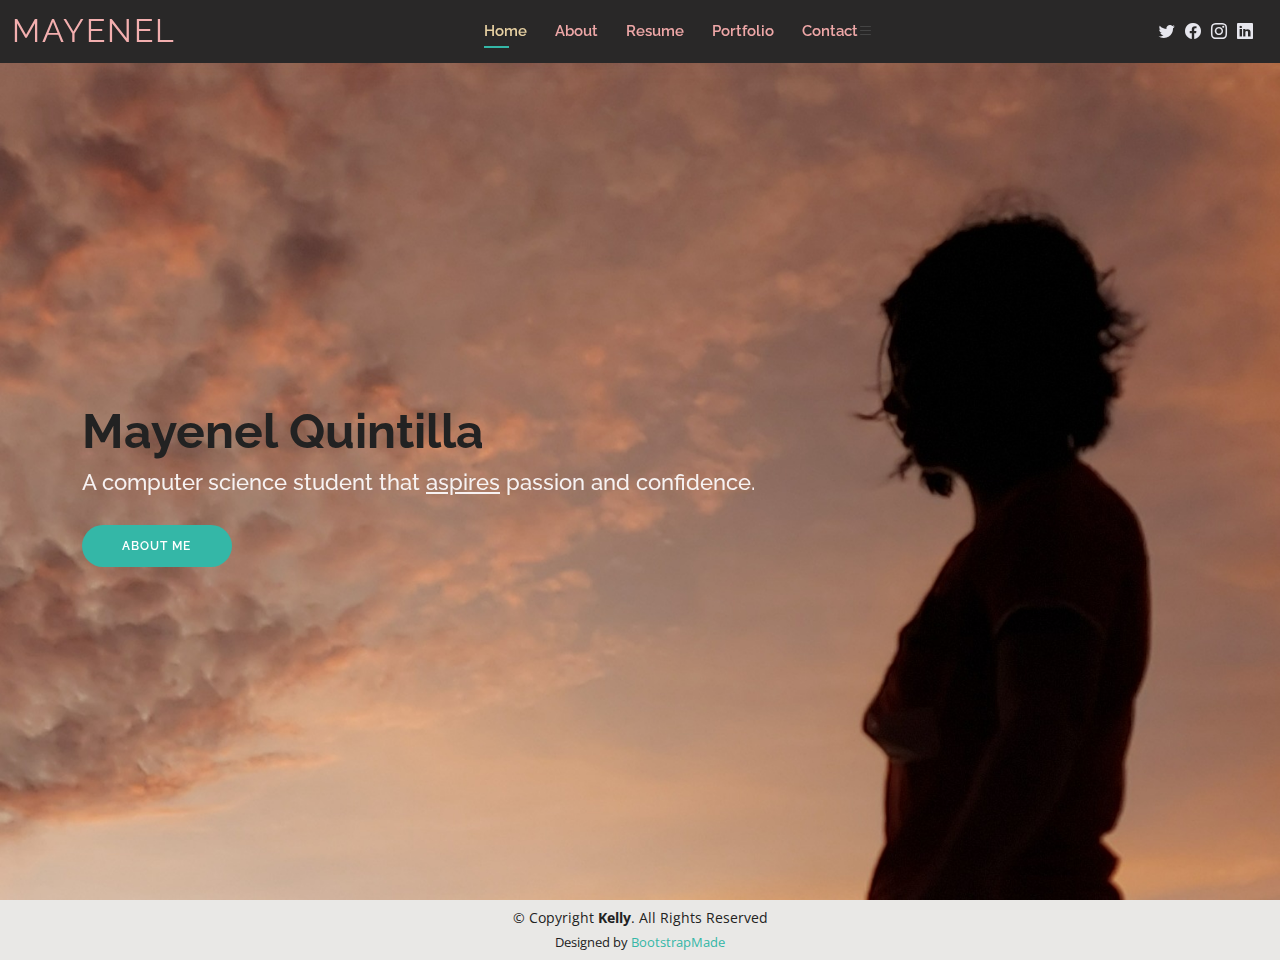
<file: index.html>
<!DOCTYPE html>
<html lang="en">

<head>
  <meta charset="utf-8">
  <meta content="width=device-width, initial-scale=1.0" name="viewport">

  <title>Home - MQ's Portfolio</title>
  <meta content="" name="description">
  <meta content="" name="keywords">

  <!-- Favicons -->
  <link href="assets/img/icon.png" rel="icon">
  <link href="assets/img/m-icon.png" rel="m-icon">

  <!-- Google Fonts -->
  <link href="https://fonts.googleapis.com/css?family=Open+Sans:300,300i,400,400i,600,600i,700,700i|Raleway:300,300i,400,400i,500,500i,600,600i,700,700i|Poppins:300,300i,400,400i,500,500i,600,600i,700,700i" rel="stylesheet">

  <!-- Vendor CSS Files -->
  <link href="assets/vendor/aos/aos.css" rel="stylesheet">
  <link href="assets/vendor/bootstrap/css/bootstrap.min.css" rel="stylesheet">
  <link href="assets/vendor/bootstrap-icons/bootstrap-icons.css" rel="stylesheet">
  <link href="assets/vendor/boxicons/css/boxicons.min.css" rel="stylesheet">
  <link href="assets/vendor/glightbox/css/glightbox.min.css" rel="stylesheet">
  <link href="assets/vendor/swiper/swiper-bundle.min.css" rel="stylesheet">

  <!-- Template Main CSS File -->
  <link href="assets/css/style.css" rel="stylesheet">

  <!-- =======================================================
  * Template Name: Kelly - v4.10.0
  * Template URL: https://bootstrapmade.com/kelly-free-bootstrap-cv-resume-html-template/
  * Author: BootstrapMade.com
  * License: https://bootstrapmade.com/license/
  ======================================================== -->
</head>

<body>

  <!-- ======= Header ======= -->
  <header id="header" class="fixed-top">
    <div class="container-fluid d-flex justify-content-between align-items-center">

      <h1 class="logo me-auto me-lg-0"><a href="index.html">Mayenel</a></h1>
     
      <nav id="navbar" class="navbar order-last order-lg-0">
        <ul>
          <li><a class="active" href="index.html">Home</a></li>
          <li><a href="about.html">About</a></li>
          <li><a href="resume.html">Resume</a></li>
          <li><a href="portfolio.html">Portfolio</a></li>
          <li><a href="contact.html">Contact</a></li>
        </ul>
        <i class="bi bi-list mobile-nav-toggle"></i>
      </nav><!-- .navbar -->

      <div class="header-social-links">
        <a href="#" class="twitter"><i class="bi bi-twitter"></i></a>
        <a href="#" class="facebook"><i class="bi bi-facebook"></i></a>
        <a href="#" class="instagram"><i class="bi bi-instagram"></i></a>
        <a href="#" class="linkedin"><i class="bi bi-linkedin"></i></i></a>
      </div>

    </div>

  </header><!-- End Header -->

  <!-- ======= Hero Section ======= -->
  <section id="hero" class="d-flex align-items-center">
    <div class="container d-flex flex-column align-items-right" data-aos="zoom-in" data-aos-delay="100">
      <h1>Mayenel Quintilla</h1>
      <h2>A computer science student that <u>aspires</u> passion and confidence.</h2>
      <a href="about.html" class="btn-about">About Me</a>
    </div>
  </section><!-- End Hero -->

  <!-- ======= Footer ======= -->
  <footer id="footer">
    <div class="container">
      <div class="copyright">
        &copy; Copyright <strong><span>Kelly</span></strong>. All Rights Reserved
      </div>
      <div class="credits">
        <!-- All the links in the footer should remain intact. -->
        <!-- You can delete the links only if you purchased the pro version. -->
        <!-- Licensing information: https://bootstrapmade.com/license/ -->
        <!-- Purchase the pro version with working PHP/AJAX contact form: https://bootstrapmade.com/kelly-free-bootstrap-cv-resume-html-template/ -->
        Designed by <a href="https://bootstrapmade.com/">BootstrapMade</a>
      </div>
    </div>
  </footer><!-- End  Footer -->

  <div id="preloader"></div>
  <a href="#" class="back-to-top d-flex align-items-center justify-content-center"><i class="bi bi-arrow-up-short"></i></a>

  <!-- Vendor JS Files -->
  <script src="assets/vendor/purecounter/purecounter_vanilla.js"></script>
  <script src="assets/vendor/aos/aos.js"></script>
  <script src="assets/vendor/bootstrap/js/bootstrap.bundle.min.js"></script>
  <script src="assets/vendor/glightbox/js/glightbox.min.js"></script>
  <script src="assets/vendor/isotope-layout/isotope.pkgd.min.js"></script>
  <script src="assets/vendor/swiper/swiper-bundle.min.js"></script>
  <script src="assets/vendor/waypoints/noframework.waypoints.js"></script>
  <script src="assets/vendor/php-email-form/validate.js"></script>

  <!-- Template Main JS File -->
  <script src="assets/js/main.js"></script>

</body>

</html>
</file>
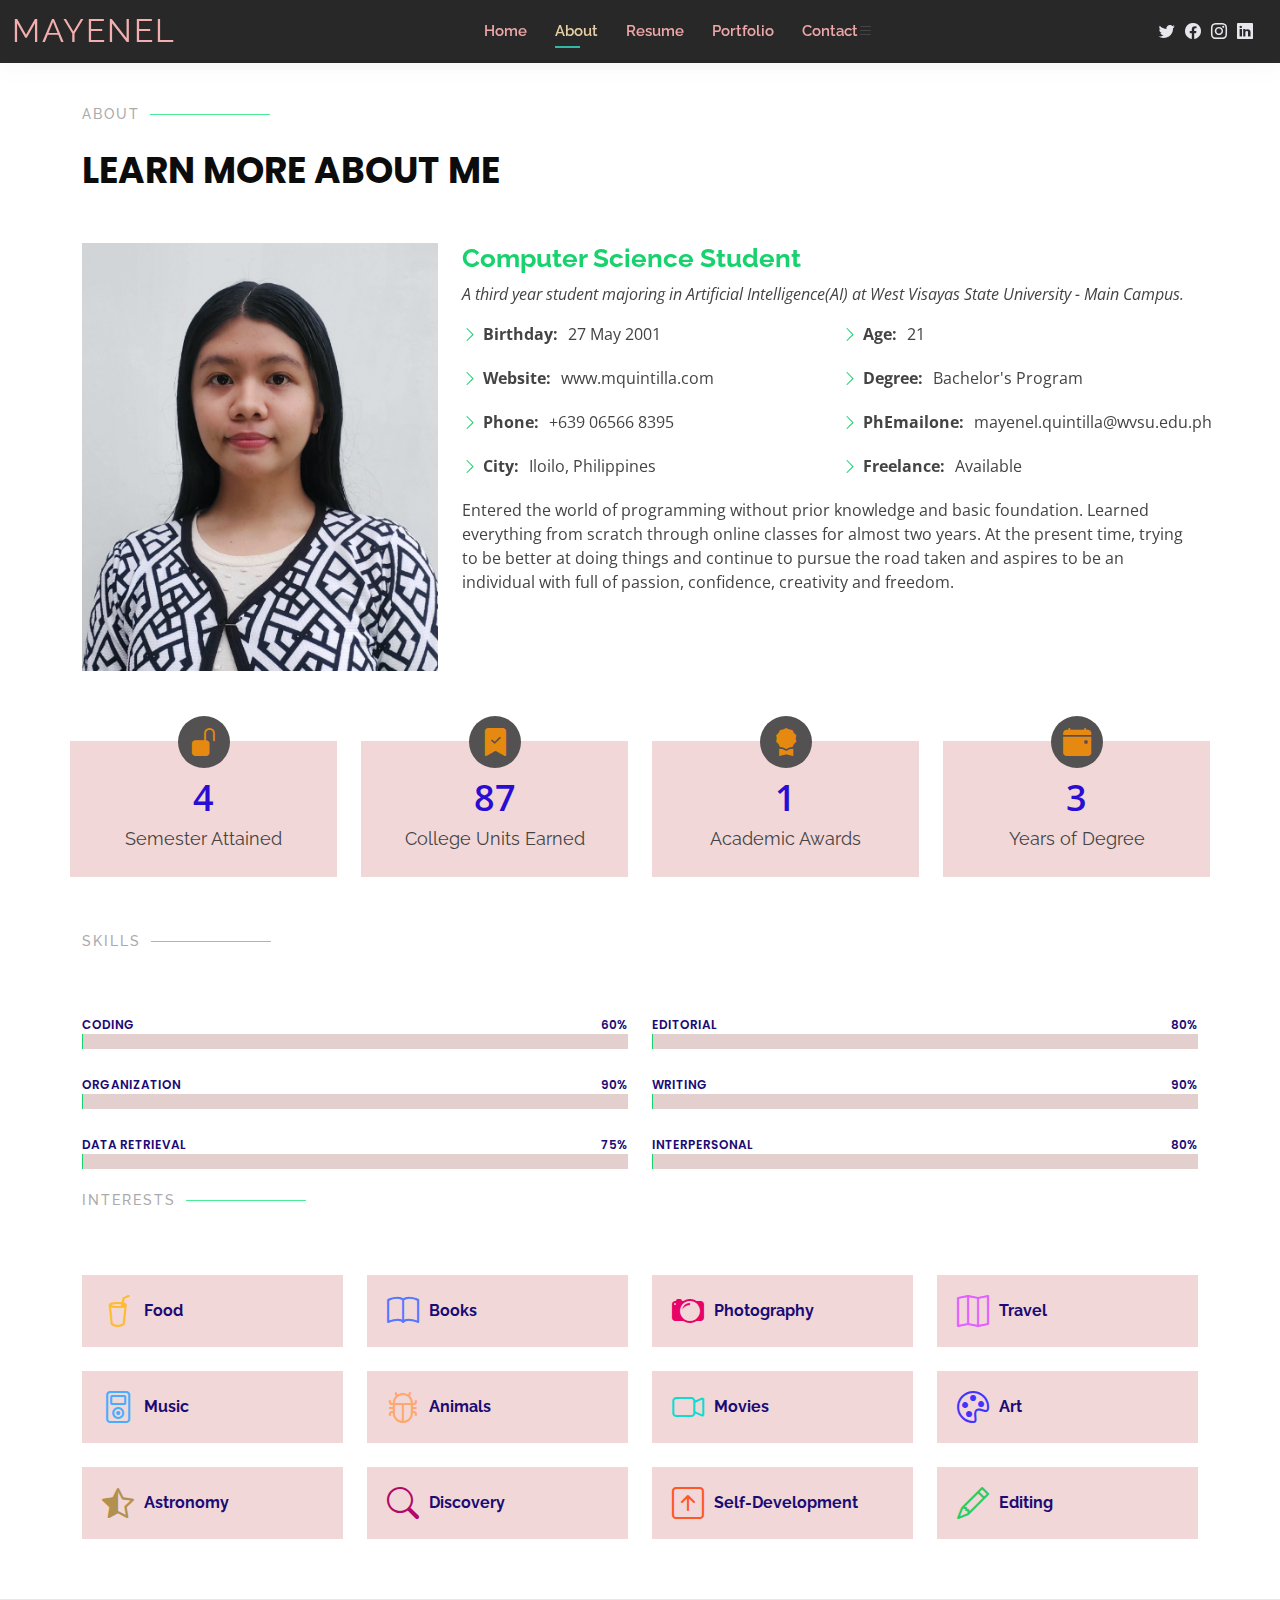
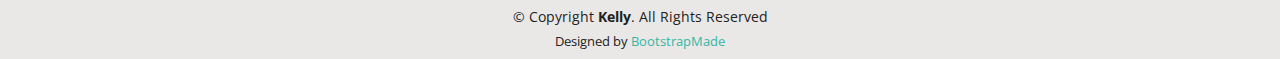
<file: about.html>
<!DOCTYPE html>
<html lang="en">

<head>
  <meta charset="utf-8">
  <meta content="width=device-width, initial-scale=1.0" name="viewport">

  <title>MQ's Portfolio</title>
  <meta content="" name="description">
  <meta content="" name="keywords">

  <!-- Favicons -->
  <link href="assets/img/icon.png" rel="icon">
  <link href="assets/img/m-icon.png" rel="m-icon">

  <!-- Google Fonts -->
  <link href="https://fonts.googleapis.com/css?family=Open+Sans:300,300i,400,400i,600,600i,700,700i|Raleway:300,300i,400,400i,500,500i,600,600i,700,700i|Poppins:300,300i,400,400i,500,500i,600,600i,700,700i" rel="stylesheet">

  <!-- Vendor CSS Files -->
  <link href="assets/vendor/aos/aos.css" rel="stylesheet">
  <link href="assets/vendor/bootstrap/css/bootstrap.min.css" rel="stylesheet">
  <link href="assets/vendor/bootstrap-icons/bootstrap-icons.css" rel="stylesheet">
  <link href="assets/vendor/boxicons/css/boxicons.min.css" rel="stylesheet">
  <link href="assets/vendor/glightbox/css/glightbox.min.css" rel="stylesheet">
  <link href="assets/vendor/swiper/swiper-bundle.min.css" rel="stylesheet">

  <!-- Template Main CSS File -->
  <link href="assets/css/style.css" rel="stylesheet">

  <!-- =======================================================
  * Template Name: Kelly - v4.10.0
  * Template URL: https://bootstrapmade.com/kelly-free-bootstrap-cv-resume-html-template/
  * Author: BootstrapMade.com
  * License: https://bootstrapmade.com/license/
  ======================================================== -->
</head>

<body>

  <!-- ======= Header ======= -->
  <header id="header" class="fixed-top">
    <div class="container-fluid d-flex justify-content-between align-items-center">

      <h1 class="logo me-auto me-lg-0"><a href="index.html">Mayenel</a></h1>
    
      <nav id="navbar" class="navbar order-last order-lg-0">
        <ul>
          <li><a href="index.html">Home</a></li>
          <li><a class="active" href="about.html">About</a></li>
          <li><a href="resume.html">Resume</a></li>
          <li><a href="portfolio.html">Portfolio</a></li>
          <li><a href="contact.html">Contact</a></li>
        </ul>
        <i class="bi bi-list mobile-nav-toggle"></i>
      </nav><!-- .navbar -->

      <div class="header-social-links">
        <a href="#" class="twitter"><i class="bi bi-twitter"></i></a>
        <a href="#" class="facebook"><i class="bi bi-facebook"></i></a>
        <a href="#" class="instagram"><i class="bi bi-instagram"></i></a>
        <a href="#" class="linkedin"><i class="bi bi-linkedin"></i></i></a>
      </div>

    </div>

  </header><!-- End Header -->

  <main id="main">

    <!-- ======= About Section ======= -->
  <section id="about" class="about">

    <!-- ======= About Me ======= -->
    <div class="about-me container">

      <div class="section-title">
        <h2>About</h2>
        <p>Learn more about me</p>
      </div>

      <div class="row">
        <div class="col-lg-4" data-aos="fade-right">
          <img src="assets/img/me.jpg" class="img-fluid" alt="">
        </div>
        <div class="col-lg-8 pt-4 pt-lg-0 content" data-aos="fade-left">
          <h3>Computer Science Student</h3>
          <p class="fst-italic">
            A third year student majoring in Artificial Intelligence(AI) at West Visayas State University - Main Campus.
          </p>
          <div class="row">
            <div class="col-lg-6">
              <ul>
                <li><i class="bi bi-chevron-right"></i> <strong>Birthday:</strong> <span>27 May 2001</span></li>
                <li><i class="bi bi-chevron-right"></i> <strong>Website:</strong> <span>www.mquintilla.com</span></li>
                <li><i class="bi bi-chevron-right"></i> <strong>Phone:</strong> <span>+639 06566 8395</span></li>
                <li><i class="bi bi-chevron-right"></i> <strong>City:</strong> <span>Iloilo, Philippines</span></li>
              </ul>
            </div>
            <div class="col-lg-6">
              <ul>
                <li><i class="bi bi-chevron-right"></i> <strong>Age:</strong>21</li>
                <li><i class="bi bi-chevron-right"></i> <strong>Degree:</strong> <span>Bachelor's Program</span></li>
                <li><i class="bi bi-chevron-right"></i> <strong>PhEmailone:</strong> <span>mayenel.quintilla@wvsu.edu.ph</span></li>
                <li><i class="bi bi-chevron-right"></i> <strong>Freelance:</strong> <span>Available</span></li>
              </ul>
            </div>
          </div>
          <p>
            Entered the world of programming without prior knowledge and basic foundation. Learned everything from scratch through online classes for almost two years. 
            At the present time, trying to be better at doing things and continue to pursue the road taken and aspires to be an individual with full of passion, confidence, creativity and freedom.
          </p>
        </div>
      </div>

    </div><!-- End About Me -->

    <!-- ======= Counts ======= -->
    <div class="counts container">

      <div class="row">

        <div class="col-lg-3 col-md-6">
          <div class="count-box">
            <i class="bi bi-unlock-fill"></i>
            <span data-purecounter-start="0" data-purecounter-end="5" data-purecounter-duration="1" class="purecounter"></span>
            <p>Semester Attained</p>
          </div>
        </div>

        <div class="col-lg-3 col-md-6 mt-5 mt-md-0">
          <div class="count-box">
            <i class="bi bi-bookmark-check-fill"></i>
            <span data-purecounter-start="0" data-purecounter-end="116" data-purecounter-duration="1" class="purecounter"></span>
            <p>College Units Earned</p>
          </div>
        </div>

        <div class="col-lg-3 col-md-6 mt-5 mt-lg-0">
          <div class="count-box">
            <i class="bi bi-award-fill"></i>
            <span data-purecounter-start="0" data-purecounter-end="1" data-purecounter-duration="1" class="purecounter"></span>
            <p>Academic Awards</p>
          </div>
        </div>

        <div class="col-lg-3 col-md-6 mt-5 mt-lg-0">
          <div class="count-box">
            <i class="bi bi-calendar-event-fill"></i>
            <span data-purecounter-start="0" data-purecounter-end="4" data-purecounter-duration="1" class="purecounter"></span>
            <p>Years of Degree</p>
          </div>
        </div>

      </div>

    </div><!-- End Counts -->

    <!-- ======= Skills  ======= -->
    <div class="skills container">

      <div class="section-title">
        <h2>Skills</h2>
      </div>

      <div class="row skills-content">

        <div class="col-lg-6">

          <div class="progress">
            <span class="skill">Coding <i class="val">60%</i></span>
            <div class="progress-bar-wrap">
              <div class="progress-bar" role="progressbar" aria-valuenow="60" aria-valuemin="0" aria-valuemax="100"></div>
            </div>
          </div>

          <div class="progress">
            <span class="skill">Organization <i class="val">90%</i></span>
            <div class="progress-bar-wrap">
              <div class="progress-bar" role="progressbar" aria-valuenow="90" aria-valuemin="0" aria-valuemax="100"></div>
            </div>
          </div>

          <div class="progress">
            <span class="skill">Data Retrieval <i class="val">75%</i></span>
            <div class="progress-bar-wrap">
              <div class="progress-bar" role="progressbar" aria-valuenow="75" aria-valuemin="0" aria-valuemax="100"></div>
            </div>
          </div>

        </div>

        <div class="col-lg-6">

          <div class="progress">
            <span class="skill">Editorial <i class="val">80%</i></span>
            <div class="progress-bar-wrap">
              <div class="progress-bar" role="progressbar" aria-valuenow="80" aria-valuemin="0" aria-valuemax="100"></div>
            </div>
          </div>

          <div class="progress">
            <span class="skill">Writing <i class="val">90%</i></span>
            <div class="progress-bar-wrap">
              <div class="progress-bar" role="progressbar" aria-valuenow="90" aria-valuemin="0" aria-valuemax="100"></div>
            </div>
          </div>

          <div class="progress">
            <span class="skill">Interpersonal <i class="val">80%</i></span>
            <div class="progress-bar-wrap">
              <div class="progress-bar" role="progressbar" aria-valuenow="80" aria-valuemin="0" aria-valuemax="100"></div>
            </div>
          </div>

        </div>

      </div>

    </div><!-- End Skills -->

    <!-- ======= Interests ======= -->
    <div class="interests container">

      <div class="section-title">
        <h2>Interests</h2>
      </div>

      <div class="row">
        <div class="col-lg-3 col-md-4">
          <div class="icon-box">
            <i class="bi bi-cup-straw" style="color: #ffbb2c;"></i>
            <h3>Food</h3>
          </div>
        </div>
        <div class="col-lg-3 col-md-4 mt-4 mt-md-0">
          <div class="icon-box">
            <i class="bi bi-book" style="color: #5578ff;"></i>
            <h3>Books</h3>
          </div>
        </div>
        <div class="col-lg-3 col-md-4 mt-4 mt-md-0">
          <div class="icon-box">
            <i class="bi bi-camera2" style="color: #e80368;"></i>
            <h3>Photography</h3>
          </div>
        </div>
        <div class="col-lg-3 col-md-4 mt-4 mt-lg-0">
          <div class="icon-box">
            <i class="bi bi-map" style="color: #e361ff;"></i>
            <h3>Travel</h3>
          </div>
        </div>
        <div class="col-lg-3 col-md-4 mt-4">
          <div class="icon-box">
            <i class="bi bi-music-player" style="color: #47aeff;"></i>
            <h3>Music</h3>
          </div>
        </div>
        <div class="col-lg-3 col-md-4 mt-4">
          <div class="icon-box">
            <i class="bi bi-bug" style="color: #ffa76e;"></i>
            <h3>Animals</h3>
          </div>
        </div>
        <div class="col-lg-3 col-md-4 mt-4">
          <div class="icon-box">
            <i class="bi bi-camera-video" style="color: #11dbcf;"></i>
            <h3>Movies</h3>
          </div>
        </div>
        <div class="col-lg-3 col-md-4 mt-4">
          <div class="icon-box">
            <i class="bi bi-palette" style="color: #4233ff;"></i>
            <h3>Art</h3>
          </div>
        </div>
        <div class="col-lg-3 col-md-4 mt-4">
          <div class="icon-box">
            <i class="bi bi-star-half" style="color: #b2904f;"></i>
            <h3>Astronomy</h3>
          </div>
        </div>
        <div class="col-lg-3 col-md-4 mt-4">
          <div class="icon-box">
            <i class="bi bi-search" style="color: #b20969;"></i>
            <h3>Discovery</h3>
          </div>
        </div>
        <div class="col-lg-3 col-md-4 mt-4">
          <div class="icon-box">
            <i class="bi bi-arrow-up-square" style="color: #ff5828;"></i>
            <h3>Self-Development</h3>
          </div>
        </div>
        <div class="col-lg-3 col-md-4 mt-4">
          <div class="icon-box">
            <i class="bi bi-pencil" style="color: #29cc61;"></i>
            <h3>Editing</h3>
          </div>
        </div>
      </div>

    </div><!-- End Interests -->

  </section><!-- End About Section -->


  </main><!-- End #main -->

  <!-- ======= Footer ======= -->
  <footer id="footer">
    <div class="container">
      <div class="copyright">
        &copy; Copyright <strong><span>Kelly</span></strong>. All Rights Reserved
      </div>
      <div class="credits">
        <!-- All the links in the footer should remain intact. -->
        <!-- You can delete the links only if you purchased the pro version. -->
        <!-- Licensing information: https://bootstrapmade.com/license/ -->
        <!-- Purchase the pro version with working PHP/AJAX contact form: https://bootstrapmade.com/kelly-free-bootstrap-cv-resume-html-template/ -->
        Designed by <a href="https://bootstrapmade.com/">BootstrapMade</a>
      </div>
    </div>
  </footer><!-- End  Footer -->

  <div id="preloader"></div>
  <a href="#" class="back-to-top d-flex align-items-center justify-content-center"><i class="bi bi-arrow-up-short"></i></a>

  <!-- Vendor JS Files -->
  <script src="assets/vendor/purecounter/purecounter_vanilla.js"></script>
  <script src="assets/vendor/aos/aos.js"></script>
  <script src="assets/vendor/bootstrap/js/bootstrap.bundle.min.js"></script>
  <script src="assets/vendor/glightbox/js/glightbox.min.js"></script>
  <script src="assets/vendor/isotope-layout/isotope.pkgd.min.js"></script>
  <script src="assets/vendor/swiper/swiper-bundle.min.js"></script>
  <script src="assets/vendor/waypoints/noframework.waypoints.js"></script>
  <script src="assets/vendor/php-email-form/validate.js"></script>

  <!-- Template Main JS File -->
  <script src="assets/js/main.js"></script>

</body>

</html>
</file>
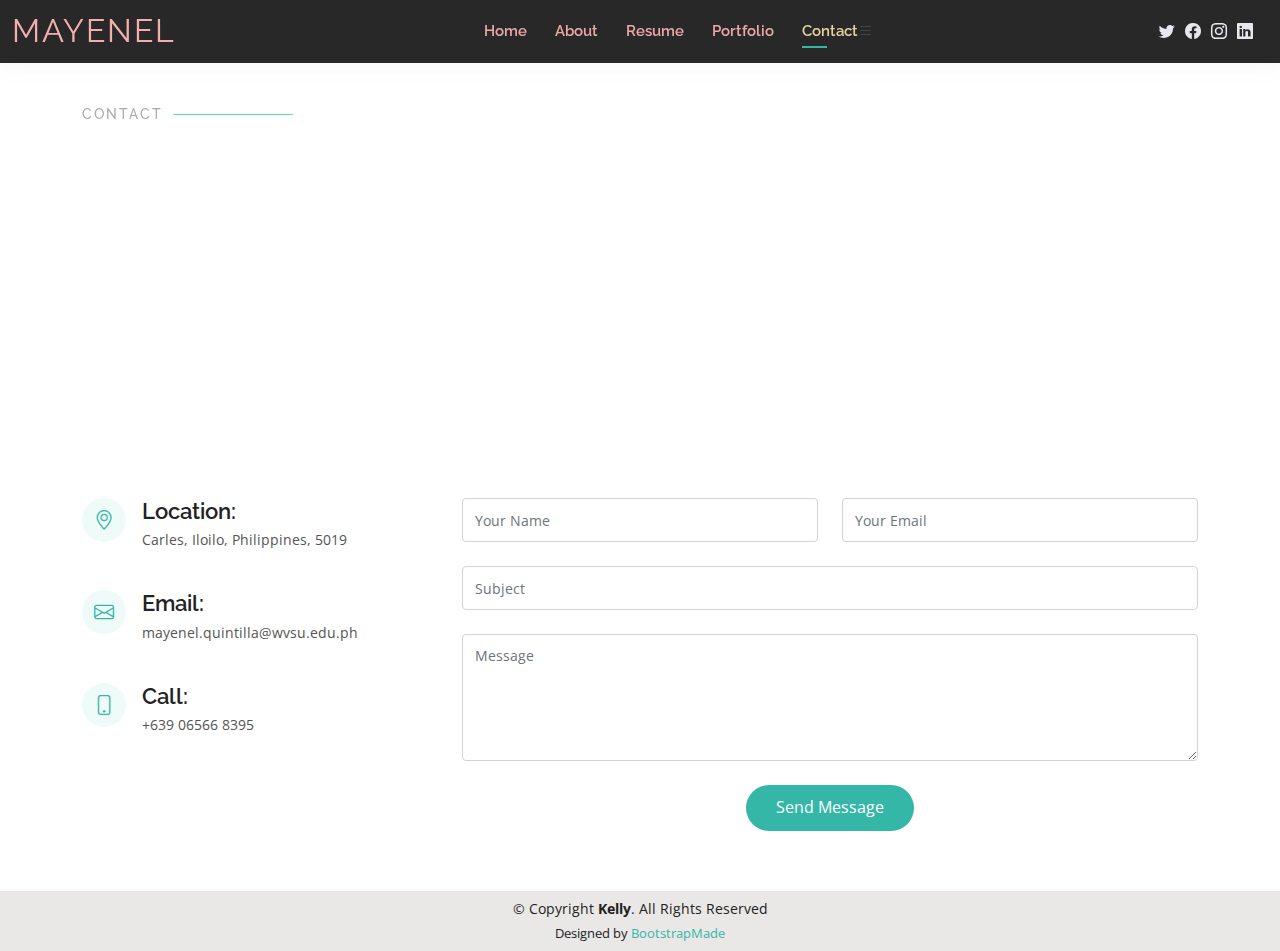
<file: contact.html>
<!DOCTYPE html>
<html lang="en">

<head>
  <meta charset="utf-8">
  <meta content="width=device-width, initial-scale=1.0" name="viewport">

  <title>MQ's Portfolio</title>
  <meta content="" name="description">
  <meta content="" name="keywords">

  <!-- Favicons -->
  <link href="assets/img/icon.png" rel="icon">
  <link href="assets/img/m-icon.png" rel="m-icon">

  <!-- Google Fonts -->
  <link href="https://fonts.googleapis.com/css?family=Open+Sans:300,300i,400,400i,600,600i,700,700i|Raleway:300,300i,400,400i,500,500i,600,600i,700,700i|Poppins:300,300i,400,400i,500,500i,600,600i,700,700i" rel="stylesheet">

  <!-- Vendor CSS Files -->
  <link href="assets/vendor/aos/aos.css" rel="stylesheet">
  <link href="assets/vendor/bootstrap/css/bootstrap.min.css" rel="stylesheet">
  <link href="assets/vendor/bootstrap-icons/bootstrap-icons.css" rel="stylesheet">
  <link href="assets/vendor/boxicons/css/boxicons.min.css" rel="stylesheet">
  <link href="assets/vendor/glightbox/css/glightbox.min.css" rel="stylesheet">
  <link href="assets/vendor/swiper/swiper-bundle.min.css" rel="stylesheet">

  <!-- Template Main CSS File -->
  <link href="assets/css/style.css" rel="stylesheet">

  <!-- =======================================================
  * Template Name: Kelly - v4.10.0
  * Template URL: https://bootstrapmade.com/kelly-free-bootstrap-cv-resume-html-template/
  * Author: BootstrapMade.com
  * License: https://bootstrapmade.com/license/
  ======================================================== -->
</head>

<body>

  <!-- ======= Header ======= -->
  <header id="header" class="fixed-top">
    <div class="container-fluid d-flex justify-content-between align-items-center">

      <h1 class="logo me-auto me-lg-0"><a href="index.html">Mayenel</a></h1>
  
      <nav id="navbar" class="navbar order-last order-lg-0">
        <ul>
          <li><a href="index.html">Home</a></li>
          <li><a href="about.html">About</a></li>
          <li><a href="resume.html">Resume</a></li>
          <li><a href="portfolio.html">Portfolio</a></li>
          <li><a class="active" href="contact.html">Contact</a></li>
        </ul>
        <i class="bi bi-list mobile-nav-toggle"></i>
      </nav><!-- .navbar -->

      <div class="header-social-links">
        <a href="#" class="twitter"><i class="bi bi-twitter"></i></a>
        <a href="#" class="facebook"><i class="bi bi-facebook"></i></a>
        <a href="#" class="instagram"><i class="bi bi-instagram"></i></a>
        <a href="#" class="linkedin"><i class="bi bi-linkedin"></i></i></a>
      </div>

    </div>

  </header><!-- End Header -->

  <main id="main">

    <!-- ======= Contact Section ======= -->
    <section id="contact" class="contact">
      <div class="container" data-aos="fade-up">

        <div class="section-title">
          <h2>Contact</h2>
          <p></p>
        </div>

        <div>
          <iframe style="border:0; width: 100%; height: 270px;" src="https://www.google.com/maps/embed?pb=!1m14!1m8!1m3!1d12097.433213460943!2d-74.0062269!3d40.7101282!3m2!1i1024!2i768!4f13.1!3m3!1m2!1s0x0%3A0xb89d1fe6bc499443!2sDowntown+Conference+Center!5e0!3m2!1smk!2sbg!4v1539943755621" frameborder="0" allowfullscreen></iframe>
        </div>

        <div class="row mt-5">

          <div class="col-lg-4">
            <div class="info">
              <div class="address">
                <i class="bi bi-geo-alt"></i>
                <h4>Location:</h4>
                <p>Carles, Iloilo, Philippines, 5019</p>
              </div>

              <div class="email">
                <i class="bi bi-envelope"></i>
                <h4>Email:</h4>
                <p>mayenel.quintilla@wvsu.edu.ph</p>
              </div>

              <div class="phone">
                <i class="bi bi-phone"></i>
                <h4>Call:</h4>
                <p>+639 06566 8395</p>
              </div>

            </div>

          </div>

          <div class="col-lg-8 mt-5 mt-lg-0">

            <form action="forms/contact.php" method="post" role="form" class="php-email-form">
              <div class="row">
                <div class="col-md-6 form-group">
                  <input type="text" name="name" class="form-control" id="name" placeholder="Your Name" required>
                </div>
                <div class="col-md-6 form-group mt-3 mt-md-0">
                  <input type="email" class="form-control" name="email" id="email" placeholder="Your Email" required>
                </div>
              </div>
              <div class="form-group mt-3">
                <input type="text" class="form-control" name="subject" id="subject" placeholder="Subject" required>
              </div>
              <div class="form-group mt-3">
                <textarea class="form-control" name="message" rows="5" placeholder="Message" required></textarea>
              </div>
              <div class="my-3">
                <div class="loading">Loading</div>
                <div class="error-message"></div>
                <div class="sent-message">Your message has been sent. Thank you!</div>
              </div>
              <div class="text-center"><button type="submit">Send Message</button></div>
            </form>

          </div>

        </div>

      </div>
    </section><!-- End Contact Section -->

  </main><!-- End #main -->

  <!-- ======= Footer ======= -->
  <footer id="footer">
    <div class="container">
      <div class="copyright">
        &copy; Copyright <strong><span>Kelly</span></strong>. All Rights Reserved
      </div>
      <div class="credits">
        <!-- All the links in the footer should remain intact. -->
        <!-- You can delete the links only if you purchased the pro version. -->
        <!-- Licensing information: https://bootstrapmade.com/license/ -->
        <!-- Purchase the pro version with working PHP/AJAX contact form: https://bootstrapmade.com/kelly-free-bootstrap-cv-resume-html-template/ -->
        Designed by <a href="https://bootstrapmade.com/">BootstrapMade</a>
      </div>
    </div>
  </footer><!-- End  Footer -->

  <div id="preloader"></div>
  <a href="#" class="back-to-top d-flex align-items-center justify-content-center"><i class="bi bi-arrow-up-short"></i></a>

  <!-- Vendor JS Files -->
  <script src="assets/vendor/purecounter/purecounter_vanilla.js"></script>
  <script src="assets/vendor/aos/aos.js"></script>
  <script src="assets/vendor/bootstrap/js/bootstrap.bundle.min.js"></script>
  <script src="assets/vendor/glightbox/js/glightbox.min.js"></script>
  <script src="assets/vendor/isotope-layout/isotope.pkgd.min.js"></script>
  <script src="assets/vendor/swiper/swiper-bundle.min.js"></script>
  <script src="assets/vendor/waypoints/noframework.waypoints.js"></script>
  <script src="assets/vendor/php-email-form/validate.js"></script>

  <!-- Template Main JS File -->
  <script src="assets/js/main.js"></script>

</body>

</html>
</file>
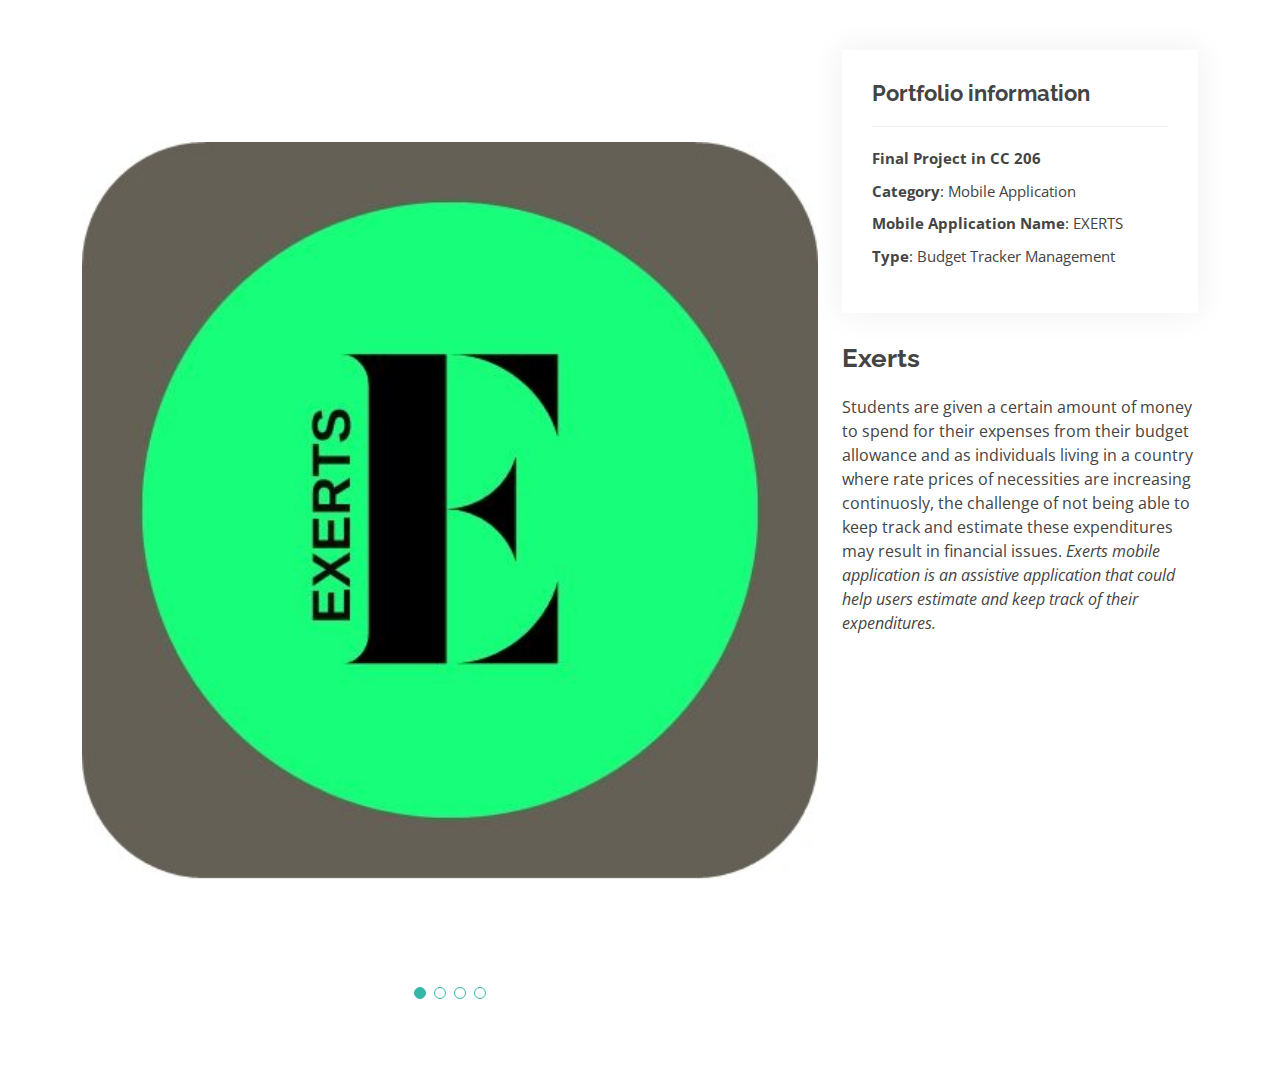
<file: portfolio-details.html>
<!DOCTYPE html>
<html lang="en">

<head>
  <meta charset="utf-8">
  <meta content="width=device-width, initial-scale=1.0" name="viewport">

  <title>Portfolio Details - MQ's Portfolio</title>
  <meta content="" name="description">
  <meta content="" name="keywords">

  <!-- Favicons -->
  <link href="assets/img/icon.png" rel="icon">
  <link href="assets/img/m-icon.png" rel="m-icon">

  <!-- Google Fonts -->
  <link href="https://fonts.googleapis.com/css?family=Open+Sans:300,300i,400,400i,600,600i,700,700i|Raleway:300,300i,400,400i,500,500i,600,600i,700,700i|Poppins:300,300i,400,400i,500,500i,600,600i,700,700i" rel="stylesheet">

  <!-- Vendor CSS Files -->
  <link href="assets/vendor/aos/aos.css" rel="stylesheet">
  <link href="assets/vendor/bootstrap/css/bootstrap.min.css" rel="stylesheet">
  <link href="assets/vendor/bootstrap-icons/bootstrap-icons.css" rel="stylesheet">
  <link href="assets/vendor/boxicons/css/boxicons.min.css" rel="stylesheet">
  <link href="assets/vendor/glightbox/css/glightbox.min.css" rel="stylesheet">
  <link href="assets/vendor/swiper/swiper-bundle.min.css" rel="stylesheet">

  <!-- Template Main CSS File -->
  <link href="assets/css/style.css" rel="stylesheet">

  <!-- =======================================================
  * Template Name: Kelly - v4.10.0
  * Template URL: https://bootstrapmade.com/kelly-free-bootstrap-cv-resume-html-template/
  * Author: BootstrapMade.com
  * License: https://bootstrapmade.com/license/
  ======================================================== -->
</head>

<body>

  <main id="main">

    <!-- ======= Portfolio Details Section ======= -->
    <section id="portfolio-details" class="portfolio-details">
      <div class="container">

        <div class="row gy-4">

          <div class="col-lg-8">
            <div class="portfolio-details-slider swiper">
              <div class="swiper-wrapper align-items-center">

                <div class="swiper-slide">
                  <img src="assets/img/portfolio/app0.jpg" alt="">
                </div>

                <div class="swiper-slide">
                  <img src="assets/img/portfolio/app1.png" alt="">
                </div>

                <div class="swiper-slide">
                  <img src="assets/img/portfolio/app2.png" alt="">
                </div>

                <div class="swiper-slide">
                  <img src="assets/img/portfolio/app3.png" alt="">
                </div>

              </div>
              <div class="swiper-pagination"></div>
            </div>
          </div>

          <div class="col-lg-4">
            <div class="portfolio-info">
              <h3>Portfolio information</h3>
              <ul>
                <li><strong>Final Project in CC 206</strong></li>
                <li><strong>Category</strong>: Mobile Application</li>
                <li><strong>Mobile Application Name</strong>: EXERTS</li>
                <li><strong>Type</strong>: Budget Tracker Management</li>
              </ul>
            </div>
            <div class="portfolio-description">
              <h2>Exerts</h2>
              <p>
                Students are given a certain amount of money to spend for their
                expenses from their budget allowance and as individuals living in a
                country where rate prices of necessities are increasing continuosly,
                the challenge of not being able to keep track and estimate these
                expenditures may result in financial issues. 
                <i>Exerts mobile application is an assistive application that could
                  help users estimate and keep track of their expenditures.</i>
              </p>
            </div>
          </div>

        </div>

        </div>

      </div>
    </section><!-- End Portfolio Details Section -->

  </main><!-- End #main -->

  <div id="preloader"></div>
  <a href="#" class="back-to-top d-flex align-items-center justify-content-center"><i class="bi bi-arrow-up-short"></i></a>

  <!-- Vendor JS Files -->
  <script src="assets/vendor/purecounter/purecounter_vanilla.js"></script>
  <script src="assets/vendor/aos/aos.js"></script>
  <script src="assets/vendor/bootstrap/js/bootstrap.bundle.min.js"></script>
  <script src="assets/vendor/glightbox/js/glightbox.min.js"></script>
  <script src="assets/vendor/isotope-layout/isotope.pkgd.min.js"></script>
  <script src="assets/vendor/swiper/swiper-bundle.min.js"></script>
  <script src="assets/vendor/waypoints/noframework.waypoints.js"></script>
  <script src="assets/vendor/php-email-form/validate.js"></script>

  <!-- Template Main JS File -->
  <script src="assets/js/main.js"></script>

</body>

</html>
</file>
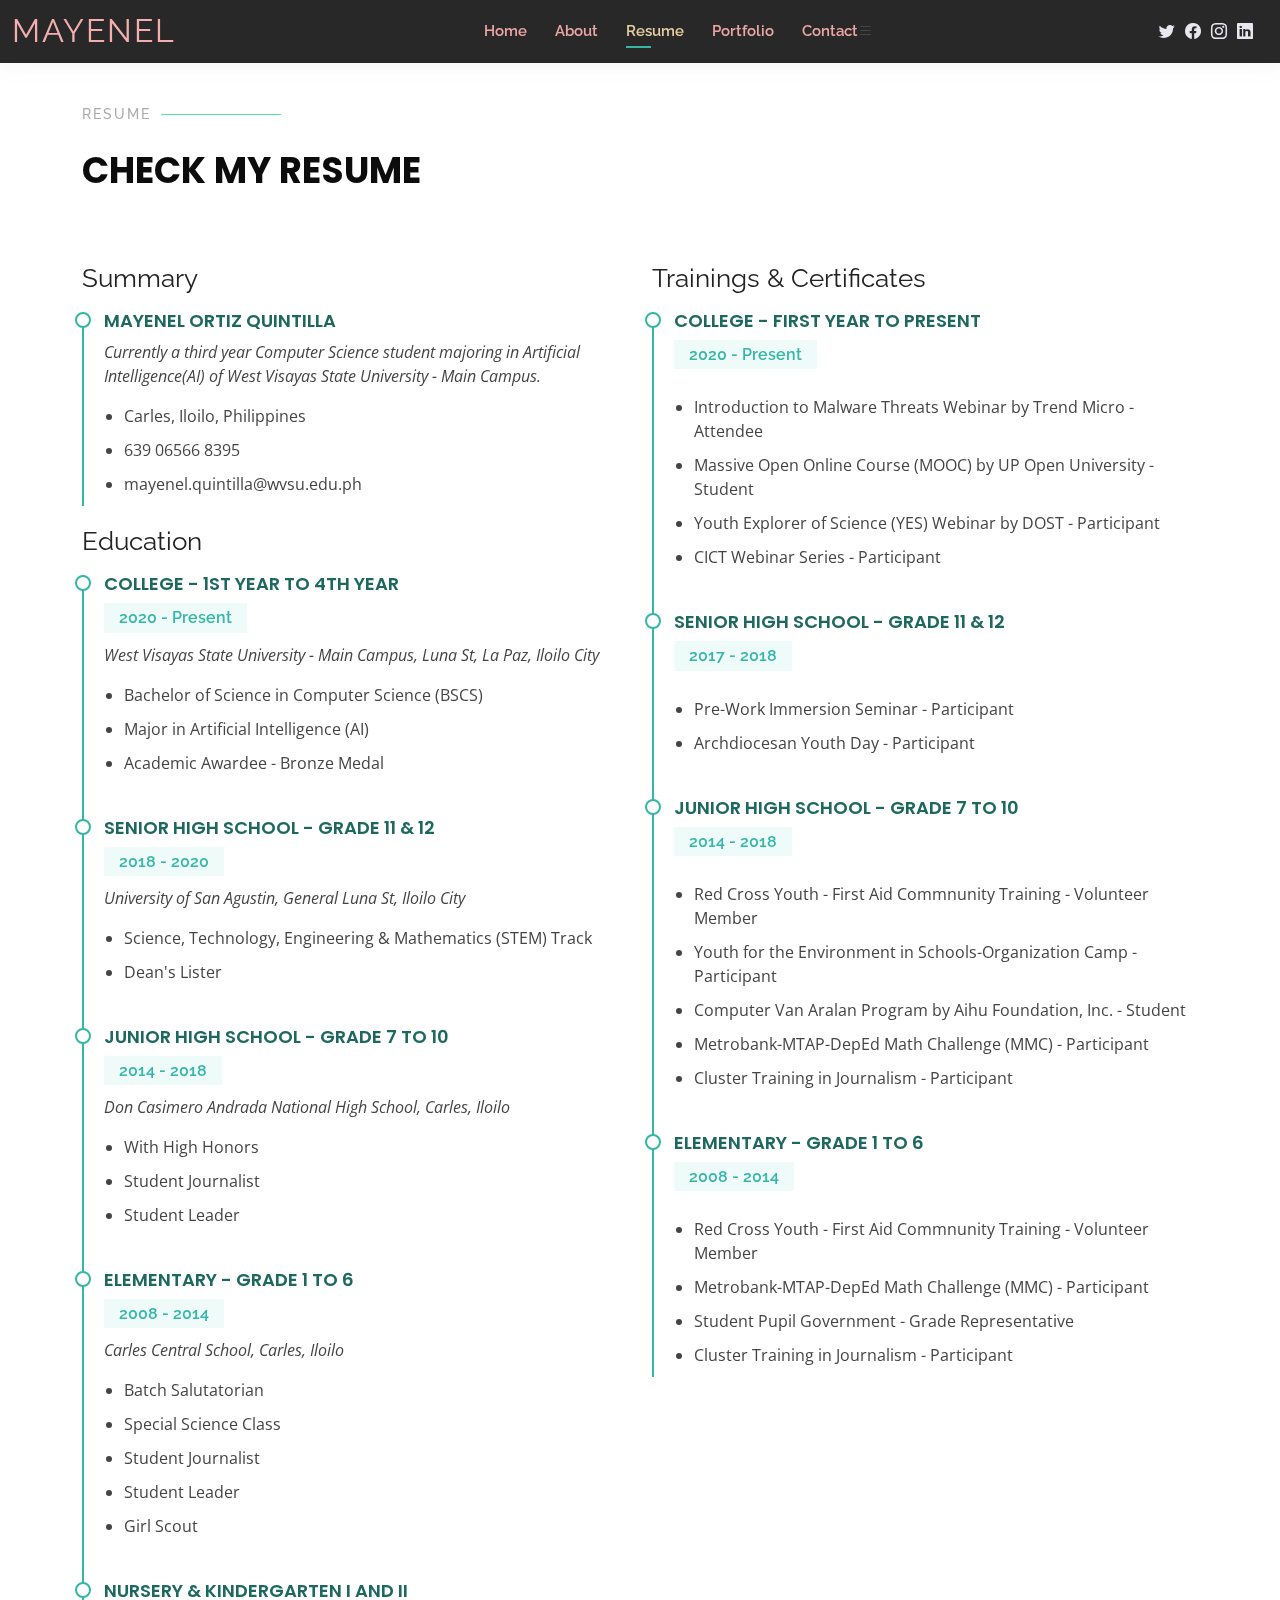
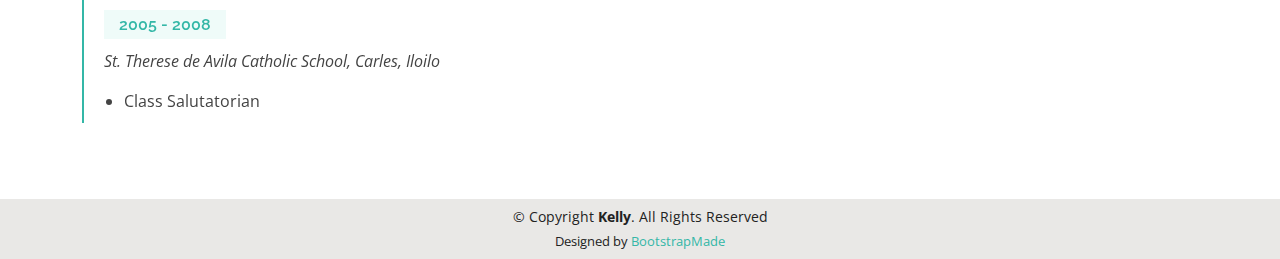
<file: resume.html>
<!DOCTYPE html>
<html lang="en">

<head>
  <meta charset="utf-8">
  <meta content="width=device-width, initial-scale=1.0" name="viewport">

  <title>Resume - MQ's Portfolio</title>
  <meta content="" name="description">
  <meta content="" name="keywords">

  <!-- Favicons -->
  <link href="assets/img/icon.png" rel="icon">
  <link href="assets/img/m-icon.png" rel="m-icon">

  <!-- Google Fonts -->
  <link href="https://fonts.googleapis.com/css?family=Open+Sans:300,300i,400,400i,600,600i,700,700i|Raleway:300,300i,400,400i,500,500i,600,600i,700,700i|Poppins:300,300i,400,400i,500,500i,600,600i,700,700i" rel="stylesheet">

  <!-- Vendor CSS Files -->
  <link href="assets/vendor/aos/aos.css" rel="stylesheet">
  <link href="assets/vendor/bootstrap/css/bootstrap.min.css" rel="stylesheet">
  <link href="assets/vendor/bootstrap-icons/bootstrap-icons.css" rel="stylesheet">
  <link href="assets/vendor/boxicons/css/boxicons.min.css" rel="stylesheet">
  <link href="assets/vendor/glightbox/css/glightbox.min.css" rel="stylesheet">
  <link href="assets/vendor/swiper/swiper-bundle.min.css" rel="stylesheet">

  <!-- Template Main CSS File -->
  <link href="assets/css/style.css" rel="stylesheet">

  <!-- =======================================================
  * Template Name: Kelly - v4.10.0
  * Template URL: https://bootstrapmade.com/kelly-free-bootstrap-cv-resume-html-template/
  * Author: BootstrapMade.com
  * License: https://bootstrapmade.com/license/
  ======================================================== -->
</head>

<body>

  <!-- ======= Header ======= -->
  <header id="header" class="fixed-top">
    <div class="container-fluid d-flex justify-content-between align-items-center">

      <h1 class="logo me-auto me-lg-0"><a href="index.html">Mayenel</a></h1>
    
      <nav id="navbar" class="navbar order-last order-lg-0">
        <ul>
          <li><a href="index.html">Home</a></li>
          <li><a href="about.html">About</a></li>
          <li><a class="active" href="resume.html">Resume</a></li>
          <li><a href="portfolio.html">Portfolio</a></li>
          <li><a href="contact.html">Contact</a></li>
        </ul>
        <i class="bi bi-list mobile-nav-toggle"></i>
      </nav><!-- .navbar -->

      <div class="header-social-links">
        <a href="#" class="twitter"><i class="bi bi-twitter"></i></a>
        <a href="#" class="facebook"><i class="bi bi-facebook"></i></a>
        <a href="#" class="instagram"><i class="bi bi-instagram"></i></a>
        <a href="#" class="linkedin"><i class="bi bi-linkedin"></i></i></a>
      </div>

    </div>

  </header><!-- End Header -->

  <main id="main">

    <!-- ======= Resume Section ======= -->
    <section id="resume" class="resume">
      <div class="container" data-aos="fade-up">

        <div class="section-title">
          <h2>Resume</h2>
          <p>Check my Resume</p>
        </div>

        <div class="row">
          <div class="col-lg-6">
            <h3 class="resume-title">Summary</h3>
            <div class="resume-item pb-0">
              <h4>Mayenel Ortiz Quintilla</h4>
              <p><em> Currently a third year Computer Science student majoring in Artificial Intelligence(AI) of West Visayas State University - Main Campus.</em></p>
              <p>
              <ul>
                <li>Carles, Iloilo, Philippines</li>
                <li>639 06566 8395</li>
                <li>mayenel.quintilla@wvsu.edu.ph</li>
              </ul>
              </p>
            </div>

            <h3 class="resume-title">Education</h3>
            <div class="resume-item">
              <h4>College - 1st Year to 4th Year </h4>
              <h5>2020 - Present</h5>
              <p><em>West Visayas State University - Main Campus, Luna St, La Paz, Iloilo City</em></p>
              <p>
              <ul>
                
                <li>Bachelor of Science in Computer Science (BSCS)</li>
                <li>Major in Artificial Intelligence (AI) </li>
                <li>Academic Awardee - Bronze Medal</li>
              </ul>
            </p>
            </div>
            <div class="resume-item">
              <h4> Senior High School - Grade 11 &amp; 12</h4>
              <h5>2018 - 2020</h5>
              <p><em>University of San Agustin, General Luna St, Iloilo City </em></p>
              <p>
              <ul>
                <li>Science, Technology, Engineering & Mathematics (STEM) Track</li>
                <li>Dean's Lister</li>
              </ul>
              </p>
            </div>
            <div class="resume-item">
              <h4> Junior High School - Grade 7 to 10</h4>
              <h5>2014 - 2018</h5>
              <p><em>Don Casimero Andrada National High School, Carles, Iloilo</em></p>
              <p>
              <ul>
                <li>With High Honors</li>
                <li>Student Journalist</li>
                <li>Student Leader</li>
              </ul>
              </p>
            </div>
            <div class="resume-item">
              <h4> Elementary - Grade 1 to 6</h4>
              <h5>2008 - 2014</h5>
              <p><em>Carles Central School, Carles, Iloilo </em></p>
              <p>
              <ul>
                <li>Batch Salutatorian</li>
                <li>Special Science Class</li>
                <li>Student Journalist</li>
                <li>Student Leader</li>
                <li>Girl Scout</li>
              </ul>
              </p>
            </div>
            <div class="resume-item">
              <h4> Nursery &amp; Kindergarten I and II</h4>
              <h5>2005 - 2008</h5>
              <p><em>St. Therese de Avila Catholic School, Carles, Iloilo </em></p>
              <p>
              <ul>
                <li>Class Salutatorian</li>
              </ul>
              </p>
            </div>
          </div>
          <div class="col-lg-6">
            <h3 class="resume-title">Trainings &amp; Certificates</h3>
            <div class="resume-item">
              <h4>COLLEGE - FIRST YEAR TO PRESENT </h4>
              <h5>2020 - Present</h5>
              <p>
              <ul>
                <li>Introduction to Malware Threats Webinar by Trend Micro - Attendee</li>
                <li>Massive Open Online Course (MOOC) by UP Open University - Student </li>
                <li>Youth Explorer of Science (YES) Webinar by DOST - Participant</li>
                <li>CICT Webinar Series - Participant</li>
              </ul>
              </p>
            </div>
            <div class="resume-item">
              <h4>SENIOR HIGH SCHOOL - GRADE 11 &amp; 12</h4>
              <h5>2017 - 2018</h5>
              <p>
              <ul>
                <li>Pre-Work Immersion Seminar - Participant</li>
                <li>Archdiocesan Youth Day - Participant</li>
              </ul>
              </p>
            </div>
            <div class="resume-item">
              <h4>Junior High School - GRADE 7 to 10</h4>
              <h5>2014 - 2018</h5>
              <p>
              <ul>
                <li>Red Cross Youth - First Aid Commnunity Training - Volunteer Member </li>
                <li>Youth for the Environment in Schools-Organization Camp - Participant</li>
                <li>Computer Van Aralan Program by Aihu Foundation, Inc. - Student</li>
                <li>Metrobank-MTAP-DepEd Math Challenge (MMC) - Participant</li>
                <li>Cluster Training in Journalism - Participant</li>
              </ul>
              </p>
            </div>
            <div class="resume-item">
              <h4>Elementary - GRADE 1 to 6</h4>
              <h5>2008 - 2014</h5>
              <p>
              <ul>
                <li>Red Cross Youth - First Aid Commnunity Training - Volunteer Member </li>
                <li>Metrobank-MTAP-DepEd Math Challenge (MMC) - Participant</li>
                <li>Student Pupil Government - Grade Representative</li>
                <li>Cluster Training in Journalism - Participant</li>
              </ul>
              </p>
            </div>
          </div>
        </div>

      </div>
    </section><!-- End Resume Section -->

  </main><!-- End #main -->

  <!-- ======= Footer ======= -->
  <footer id="footer">
    <div class="container">
      <div class="copyright">
        &copy; Copyright <strong><span>Kelly</span></strong>. All Rights Reserved
      </div>
      <div class="credits">
        <!-- All the links in the footer should remain intact. -->
        <!-- You can delete the links only if you purchased the pro version. -->
        <!-- Licensing information: https://bootstrapmade.com/license/ -->
        <!-- Purchase the pro version with working PHP/AJAX contact form: https://bootstrapmade.com/kelly-free-bootstrap-cv-resume-html-template/ -->
        Designed by <a href="https://bootstrapmade.com/">BootstrapMade</a>
      </div>
    </div>
  </footer><!-- End  Footer -->

  <div id="preloader"></div>
  <a href="#" class="back-to-top d-flex align-items-center justify-content-center"><i class="bi bi-arrow-up-short"></i></a>

  <!-- Vendor JS Files -->
  <script src="assets/vendor/purecounter/purecounter_vanilla.js"></script>
  <script src="assets/vendor/aos/aos.js"></script>
  <script src="assets/vendor/bootstrap/js/bootstrap.bundle.min.js"></script>
  <script src="assets/vendor/glightbox/js/glightbox.min.js"></script>
  <script src="assets/vendor/isotope-layout/isotope.pkgd.min.js"></script>
  <script src="assets/vendor/swiper/swiper-bundle.min.js"></script>
  <script src="assets/vendor/waypoints/noframework.waypoints.js"></script>
  <script src="assets/vendor/php-email-form/validate.js"></script>

  <!-- Template Main JS File -->
  <script src="assets/js/main.js"></script>

</body>

</html>
</file>
<file: assets/css/style.css>
/**
* Template Name: Kelly - v4.10.0
* Template URL: https://bootstrapmade.com/kelly-free-bootstrap-cv-resume-html-template/
* Author: BootstrapMade.com
* License: https://bootstrapmade.com/license/
*/

/*--------------------------------------------------------------
# General
--------------------------------------------------------------*/
body {
  font-family: "Open Sans", sans-serif;
  color: #444444;
}

a {
  color: #34b7a7;
  text-decoration: none;
}

a:hover {
  color: #51cdbe;
  text-decoration: none;
}

h1,
h2,
h3,
h4,
h5,
h6 {
  font-family: "Raleway", sans-serif;
}

#main {
  margin-top: 50px;
}

@media (max-width: 992px) {
  #main {
    margin-top: 30px;
  }
}

/*--------------------------------------------------------------
# Preloader
--------------------------------------------------------------*/
#preloader {
  position: fixed;
  top: 0;
  left: 0;
  right: 0;
  bottom: 0;
  z-index: 9999;
  overflow: hidden;
  background: #fff;
}

#preloader:before {
  content: "";
  position: fixed;
  top: calc(50% - 30px);
  left: calc(50% - 30px);
  border: 6px solid #34b7a7;
  border-top-color: #dcf5f2;
  border-radius: 50%;
  width: 60px;
  height: 60px;
  -webkit-animation: animate-preloader 1s linear infinite;
  animation: animate-preloader 1s linear infinite;
}

@-webkit-keyframes animate-preloader {
  0% {
    transform: rotate(0deg);
  }

  100% {
    transform: rotate(360deg);
  }
}

@keyframes animate-preloader {
  0% {
    transform: rotate(0deg);
  }

  100% {
    transform: rotate(360deg);
  }
}

/*--------------------------------------------------------------
# Back to top button
--------------------------------------------------------------*/
.back-to-top {
  position: fixed;
  visibility: hidden;
  opacity: 0;
  right: 15px;
  bottom: 15px;
  z-index: 996;
  background: #34b7a7;
  width: 40px;
  height: 40px;
  border-radius: 50px;
  transition: all 0.4s;
}

.back-to-top i {
  font-size: 24px;
  color: #fff;
  line-height: 0;
}

.back-to-top:hover {
  background: #49cbbb;
  color: #fff;
}

.back-to-top.active {
  visibility: visible;
  opacity: 1;
}

/*--------------------------------------------------------------
# Header
--------------------------------------------------------------*/
#header {
  background: #292828;
  box-shadow: 0px 0px 25px 0 rgba(151, 113, 113, 0.08);
  z-index: 997;
  padding: 10px 0;
}

#header .logo {
  font-size: 32px;
  margin: 0;
  padding: 0;
  line-height: 1;
  font-weight: 400;
  letter-spacing: 2px;
  text-transform: uppercase;
}

#header .logo a {
  color: #f3afaf;
}

#header .logo img {
  max-height: 20px;
}

@media (max-width: 992px) {
  #header .logo {
    font-size: 32px;
  }
}

/*--------------------------------------------------------------
# Header Social Links
--------------------------------------------------------------*/
.header-social-links {
  padding-right: 15px;
}

.header-social-links a {
  color: #e7e7ee;
  padding-left: 6px;
  display: inline-block;
  line-height: 0px;
  transition: 0.3s;
  font-size: 16px;
}

.header-social-links a:hover {
  color: #34b7a7;
}

/*--------------------------------------------------------------
# Navigation Menu
--------------------------------------------------------------*/
/**
* Desktop Navigation 
*/
.navbar {
  padding: 0;
}

.navbar ul {
  margin: 0;
  padding: 0;
  display: flex;
  list-style: none;
  align-items: center;
}

.navbar li {
  position: relative;
  padding: 10px 0 10px 28px;
}

.navbar a,
.navbar a:focus {
  display: flex;
  align-items: center;
  justify-content: space-between;
  font-family: "Raleway", sans-serif;
  font-size: 15px;
  font-weight: 600;
  color: #eea7a7;
  white-space: nowrap;
  transition: 0.3s;
  position: relative;
}

.navbar a i,
.navbar a:focus i {
  font-size: 12px;
  line-height: 0;
  margin-left: 5px;
}

.navbar>ul>li>a:before {
  content: "";
  position: absolute;
  width: 0;
  height: 2px;
  bottom: -5px;
  left: 0;
  background-color: #34b7a7;
  visibility: hidden;
  width: 0px;
  transition: all 0.3s ease-in-out 0s;
}

.navbar a:hover:before,
.navbar li:hover>a:before,
.navbar .active:before {
  visibility: visible;
  width: 25px;
}

.navbar a:hover,
.navbar .active,
.navbar .active:focus,
.navbar li:hover>a {
  color: #e6d0a2;
}


/*--------------------------------------------------------------
# Hero Section
--------------------------------------------------------------*/
#hero {
  width: 100%;
  height: 100vh;
  background: url("../img/bg_photo.jpg") top right;
  background-size: cover;
}

#hero .container {
  padding-top: 70px;
  position: relative;
}

@media (max-width: 992px) {
  #hero .container {
    padding-top: 58px;
  }
}

#hero h1 {
  margin: 0;
  font-size: 48px;
  font-weight: 700;
  line-height: 56px;
  color: #222222;
}

#hero h2 {
  color: #f7f2f2;
  margin: 10px 0 0 0;
  font-size: 22px;
}

#hero .btn-about {
  font-family: "Raleway", sans-serif;
  text-transform: uppercase;
  font-weight: 600;
  font-size: 12px;
  letter-spacing: 1px;
  width: 150px;
  height: 10;
  display: inline-block;
  padding: 12px 40px;
  border-radius: 50px;
  transition: 0.5s;
  margin-top: 30px;
  color: #fff;
  background: #34b7a7;
}

#hero .btn-about:hover {
  background: #3dc8b7;
}

@media (min-width: 1024px) {
  #hero {
    background-attachment: fixed;
  }
}

@media (max-width: 992px) {
  #hero:before {
    content: "";
    background: rgba(255, 255, 255, 0.8);
    position: absolute;
    bottom: 0;
    top: 0;
    left: 0;
    right: 0;
  }

  #hero h1 {
    font-size: 28px;
    line-height: 36px;
  }

  #hero h2 {
    font-size: 18px;
    line-height: 24px;
  }
}

/*--------------------------------------------------------------
# Sections General
--------------------------------------------------------------*/
section {
  padding: 60px 0;
}

.section-bg {
  background-color: #269689;
}

.section-title {
  text-align: left;
  padding-bottom: 30px;
}

.section-title h2 {
  font-size: 14px;
  font-weight: 500;
  padding: 0;
  line-height: 1px;
  margin: 0 0 20px 0;
  letter-spacing: 2px;
  text-transform: uppercase;
  color: #aaaaaa;
  margin-bottom: 20px;
  padding-bottom: 20px;
  position: relative;
}

.section-title h2::after {
  content: "";
  width: 120px;
  height: 1px;
  display: inline-block;
  background: #4ceb95;
  margin: 4px 10px;
}

.section-title p {
  margin: 0;
  margin: -15px 0 15px 0;
  font-size: 36px;
  font-weight: 700;
  text-transform: uppercase;
  font-family: "Poppins", sans-serif;
  color: #0c0c0c;
}

/*--------------------------------------------------------------
# Cta
--------------------------------------------------------------*/
.cta {
  background: linear-gradient(rgba(0, 0, 0, 0.6), rgba(0, 0, 0, 0.6)), url("../img/bg-1.jpg") fixed center center;
  background-size: cover;
  padding: 80px 0;
}

.cta h3 {
  color: #fff;
  font-size: 28px;
  font-weight: 700;
}

.cta p {
  color: #fff;
}

.cta .cta-btn {
  font-family: "Raleway", sans-serif;
  text-transform: uppercase;
  font-weight: 500;
  font-size: 16px;
  letter-spacing: 1px;
  display: inline-block;
  padding: 8px 20px;
  border-radius: 2px;
  transition: 0.5s;
  margin: 10px;
  border: 2px solid #fff;
  color: #fff;
}

.cta .cta-btn:hover {
  background: #34b7a7;
  border: 2px solid #34b7a7;
}

@media (max-width: 1024px) {
  .cta {
    background-attachment: scroll;
  }
}

@media (min-width: 769px) {
  .cta .cta-btn-container {
    display: flex;
    align-items: center;
    justify-content: flex-end;
  }
}

/*--------------------------------------------------------------
# About
--------------------------------------------------------------*/
.about-me .content h3 {
  font-weight: 700;
  font-size: 26px;
  color: #18d26e;
}

.about-me .content ul {
  list-style: none;
  padding: 0;
}

.about-me .content ul li {
  margin-bottom: 20px;
  display: flex;
  align-items: center;
}

.about-me .content ul strong {
  margin-right: 10px;
}

.about-me .content ul i {
  font-size: 16px;
  margin-right: 5px;
  color: #18d26e;
  line-height: 0;
}

.about-me .content p:last-child {
  margin-bottom: 0;
}

/*--------------------------------------------------------------
# Counts
--------------------------------------------------------------*/
.counts {
  padding: 70px 0 60px;
}

.counts .count-box {
  padding: 30px 30px 25px 30px;
  width: 100%;
  position: relative;
  text-align: center;
  background: rgba(228, 178, 178, 0.514);
}

.counts .count-box i {
  position: absolute;
  top: -25px;
  left: 50%;
  transform: translateX(-50%);
  font-size: 28px;
  background: rgb(83, 81, 81);
  padding: 12px;
  color: #e68910;
  border-radius: 50px;
  line-height: 0;
}

.counts .count-box span {
  font-size: 36px;
  display: block;
  font-weight: 600;
  color: #2a0cd3;
}

.counts .count-box p {
  padding: 0;
  margin: 0;
  font-family: "Raleway", sans-serif;
  font-size: 18px;
}

/*--------------------------------------------------------------
# Skills
--------------------------------------------------------------*/
.skills .progress {
  height: 60px;
  display: block;
  background: none;
  border-radius: 0;
}

.skills .progress .skill {
  padding: 15px 25;
  margin: 0;
  text-transform: uppercase;
  display: block;
  font-weight: 600;
  font-family: "Poppins", sans-serif;
  color: #1b0b75;
}

.skills .progress .skill .val {
  float: right;
  font-style: normal;
}

.skills .progress-bar-wrap {
  background: rgba(121, 17, 17, 0.2);
}

.skills .progress-bar {
  width: 1px;
  height: 15px;
  transition: 0.9s;
  background-color: #18d26e;
}

/*--------------------------------------------------------------
# Interests
--------------------------------------------------------------*/
.interests .icon-box {
  display: flex;
  align-items: center;
  padding: 20px;
  background: rgba(228, 178, 178, 0.514);
  transition: ease-in-out 0.3s;
}

.interests .icon-box i {
  font-size: 32px;
  padding-right: 10px;
  line-height: 1;
}

.interests .icon-box h3 {
  font-weight: 700;
  margin: 0;
  padding: 0;
  line-height: 1;
  font-size: 16px;
  color: #1b0b75;
}

.interests .icon-box:hover {
  background: rgba(230, 88, 88, 0.12);
}


/*--------------------------------------------------------------
# Resume
--------------------------------------------------------------*/
.resume .resume-title {
  font-size: 26px;
  font-weight: 700;
  margin-top: 20px;
  margin-bottom: 20px;
  color: #fff;
}

.resume .resume-item {
  padding: 0 0 20px 20px;
  margin-top: -2px;
  border-left: 2px solid rgba(255, 255, 255, 0.2);
  position: relative;
}

.resume .resume-item h4 {
  line-height: 18px;
  font-size: 18px;
  font-weight: 600;
  text-transform: uppercase;
  font-family: "Poppins", sans-serif;
  color: #18d26e;
  margin-bottom: 10px;
}

.resume .resume-item h5 {
  font-size: 16px;
  background: rgba(255, 255, 255, 0.15);
  padding: 5px 15px;
  display: inline-block;
  font-weight: 600;
  margin-bottom: 10px;
}

.resume .resume-item ul {
  padding-left: 20px;
}

.resume .resume-item ul li {
  padding-bottom: 10px;
}

.resume .resume-item:last-child {
  padding-bottom: 0;
}

.resume .resume-item::before {
  content: "";
  position: absolute;
  width: 16px;
  height: 16px;
  border-radius: 50px;
  left: -9px;
  top: 0;
  background: #18d26e;
  border: 2px solid #18d26e;
}

/*--------------------------------------------------------------
# Resume
--------------------------------------------------------------*/
.resume .resume-title {
  font-size: 26px;
  font-weight: 400;
  margin-top: 20px;
  margin-bottom: 20px;
  color: #222222;
}

.resume .resume-item {
  padding: 0 0 20px 20px;
  margin-top: -2px;
  border-left: 2px solid #34b7a7;
  position: relative;
}

.resume .resume-item h4 {
  line-height: 18px;
  font-size: 18px;
  font-weight: 600;
  font-family: "Poppins", sans-serif;
  color: #1d685f;
  margin-bottom: 10px;
}

.resume .resume-item h5 {
  font-size: 16px;
  background: #effbf9;
  padding: 5px 15px;
  display: inline-block;
  font-weight: 600;
  margin-bottom: 10px;
  color: #34b7a7;
}

.resume .resume-item ul {
  padding-left: 20px;
}

.resume .resume-item ul li {
  padding-bottom: 10px;
}

.resume .resume-item:last-child {
  padding-bottom: 0;
}

.resume .resume-item::before {
  content: "";
  position: absolute;
  width: 16px;
  height: 16px;
  border-radius: 50px;
  left: -9px;
  top: 0;
  background: #fff;
  border: 2px solid #34b7a7;
}

/*--------------------------------------------------------------
# Portfolio
--------------------------------------------------------------*/
.portfolio .portfolio-item {
  margin-bottom: 30px;
}

.portfolio #portfolio-flters {
  padding: 0;
  margin: 0 auto 20px auto;
  list-style: none;
  text-align: center;
}

.portfolio #portfolio-flters li {
  cursor: pointer;
  display: inline-block;
  padding: 8px 16px 10px 16px;
  font-size: 13px;
  font-weight: 500;
  line-height: 1;
  text-transform: uppercase;
  color: #444444;
  margin-bottom: 5px;
  transition: all 0.3s ease-in-out;
  border-radius: 50px;
}

.portfolio #portfolio-flters li:hover,
.portfolio #portfolio-flters li.filter-active {
  color: #fff;
  background: #34b7a7;
}

.portfolio #portfolio-flters li:last-child {
  margin-right: 0;
}

.portfolio .portfolio-wrap {
  transition: 0.3s;
  position: relative;
  overflow: hidden;
  z-index: 1;
  background: rgba(34, 34, 34, 0.6);
}

.portfolio .portfolio-wrap::before {
  content: "";
  background: rgba(34, 34, 34, 0.6);
  position: absolute;
  left: 0;
  right: 0;
  top: 0;
  bottom: 0;
  transition: all ease-in-out 0.3s;
  z-index: 2;
  opacity: 0;
}

.portfolio .portfolio-wrap img {
  transition: all ease-in-out 0.3s;
}

.portfolio .portfolio-wrap .portfolio-info {
  opacity: 0;
  position: absolute;
  top: 0;
  left: 0;
  right: 0;
  bottom: 0;
  z-index: 3;
  transition: all ease-in-out 0.3s;
  display: flex;
  flex-direction: column;
  justify-content: flex-end;
  align-items: flex-start;
  padding: 20px;
}

.portfolio .portfolio-wrap .portfolio-info h4 {
  font-size: 20px;
  color: #fff;
  font-weight: 600;
}

.portfolio .portfolio-wrap .portfolio-info p {
  color: rgba(255, 255, 255, 0.7);
  font-size: 14px;
  text-transform: uppercase;
  padding: 0;
  margin: 0;
  font-style: italic;
}

.portfolio .portfolio-wrap .portfolio-links {
  text-align: center;
  z-index: 4;
}

.portfolio .portfolio-wrap .portfolio-links a {
  color: #fff;
  margin: 0 5px 0 0;
  font-size: 28px;
  display: inline-block;
  transition: 0.3s;
}

.portfolio .portfolio-wrap .portfolio-links a:hover {
  color: #78d9cd;
}

.portfolio .portfolio-wrap:hover::before {
  opacity: 1;
}

.portfolio .portfolio-wrap:hover img {
  transform: scale(1.2);
}

.portfolio .portfolio-wrap:hover .portfolio-info {
  opacity: 1;
}

/*--------------------------------------------------------------
# Portfolio Details
--------------------------------------------------------------*/
.portfolio-details {
  padding-top: 0;
}

.portfolio-details .portfolio-details-slider img {
  width: 100%;
}

.portfolio-details .portfolio-details-slider .swiper-pagination {
  margin-top: 20px;
  position: relative;
}

.portfolio-details .portfolio-details-slider .swiper-pagination .swiper-pagination-bullet {
  width: 12px;
  height: 12px;
  background-color: #fff;
  opacity: 1;
  border: 1px solid #34b7a7;
}

.portfolio-details .portfolio-details-slider .swiper-pagination .swiper-pagination-bullet-active {
  background-color: #34b7a7;
}

.portfolio-details .portfolio-info {
  padding: 30px;
  box-shadow: 0px 0 30px rgba(34, 34, 34, 0.08);
}

.portfolio-details .portfolio-info h3 {
  font-size: 22px;
  font-weight: 700;
  margin-bottom: 20px;
  padding-bottom: 20px;
  border-bottom: 1px solid #eee;
}

.portfolio-details .portfolio-info ul {
  list-style: none;
  padding: 0;
  font-size: 15px;
}

.portfolio-details .portfolio-info ul li+li {
  margin-top: 10px;
}

.portfolio-details .portfolio-description {
  padding-top: 30px;
}

.portfolio-details .portfolio-description h2 {
  font-size: 26px;
  font-weight: 700;
  margin-bottom: 20px;
}

.portfolio-details .portfolio-description p {
  padding: 0;
}

/*--------------------------------------------------------------
# Contact
--------------------------------------------------------------*/
.contact .info {
  width: 100%;
  background: #fff;
}

.contact .info i {
  font-size: 20px;
  color: #34b7a7;
  float: left;
  width: 44px;
  height: 44px;
  background: #effbf9;
  display: flex;
  justify-content: center;
  align-items: center;
  border-radius: 50px;
  transition: all 0.3s ease-in-out;
}

.contact .info h4 {
  padding: 0 0 0 60px;
  font-size: 22px;
  font-weight: 600;
  margin-bottom: 5px;
  color: #222222;
}

.contact .info p {
  padding: 0 0 0 60px;
  margin-bottom: 0;
  font-size: 14px;
  color: #555555;
}

.contact .info .email,
.contact .info .phone {
  margin-top: 40px;
}

.contact .info .email:hover i,
.contact .info .address:hover i,
.contact .info .phone:hover i {
  background: #34b7a7;
  color: #fff;
}

.contact .php-email-form {
  width: 100%;
  background: #fff;
}

.contact .php-email-form .form-group {
  padding-bottom: 8px;
}

.contact .php-email-form .error-message {
  display: none;
  color: #fff;
  background: #ed3c0d;
  text-align: center;
  padding: 15px;
  font-weight: 600;
}

.contact .php-email-form .sent-message {
  display: none;
  color: #fff;
  background: #18d26e;
  text-align: center;
  padding: 15px;
  font-weight: 600;
}

.contact .php-email-form .loading {
  display: none;
  background: #fff;
  text-align: center;
  padding: 15px;
}

.contact .php-email-form .loading:before {
  content: "";
  display: inline-block;
  border-radius: 50%;
  width: 24px;
  height: 24px;
  margin: 0 10px -6px 0;
  border: 3px solid #18d26e;
  border-top-color: #eee;
  -webkit-animation: animate-loading 1s linear infinite;
  animation: animate-loading 1s linear infinite;
}

.contact .php-email-form input,
.contact .php-email-form textarea {
  border-radius: 4px;
  box-shadow: none;
  font-size: 14px;
}

.contact .php-email-form input:focus,
.contact .php-email-form textarea:focus {
  border-color: #34b7a7;
}

.contact .php-email-form input {
  height: 44px;
}

.contact .php-email-form textarea {
  padding: 10px 12px;
}

.contact .php-email-form button[type=submit] {
  background: #34b7a7;
  border: 0;
  padding: 10px 30px 12px 30px;
  color: #fff;
  transition: 0.4s;
  border-radius: 50px;
}

.contact .php-email-form button[type=submit]:hover {
  background: #3dc8b7;
}

@-webkit-keyframes animate-loading {
  0% {
    transform: rotate(0deg);
  }

  100% {
    transform: rotate(360deg);
  }
}

@keyframes animate-loading {
  0% {
    transform: rotate(0deg);
  }

  100% {
    transform: rotate(360deg);
  }
}

/*--------------------------------------------------------------
# Footer
--------------------------------------------------------------*/
#footer {
  background: #e9e8e6;
  padding: 7px 0;
  color: #222222;
  font-size: 14px;
  text-align: center;
}

#footer .credits {
  padding-top: 5px;
  font-size: 13px;
}

#footer .credits a {
  color: #34b7a7;
}
</file>
